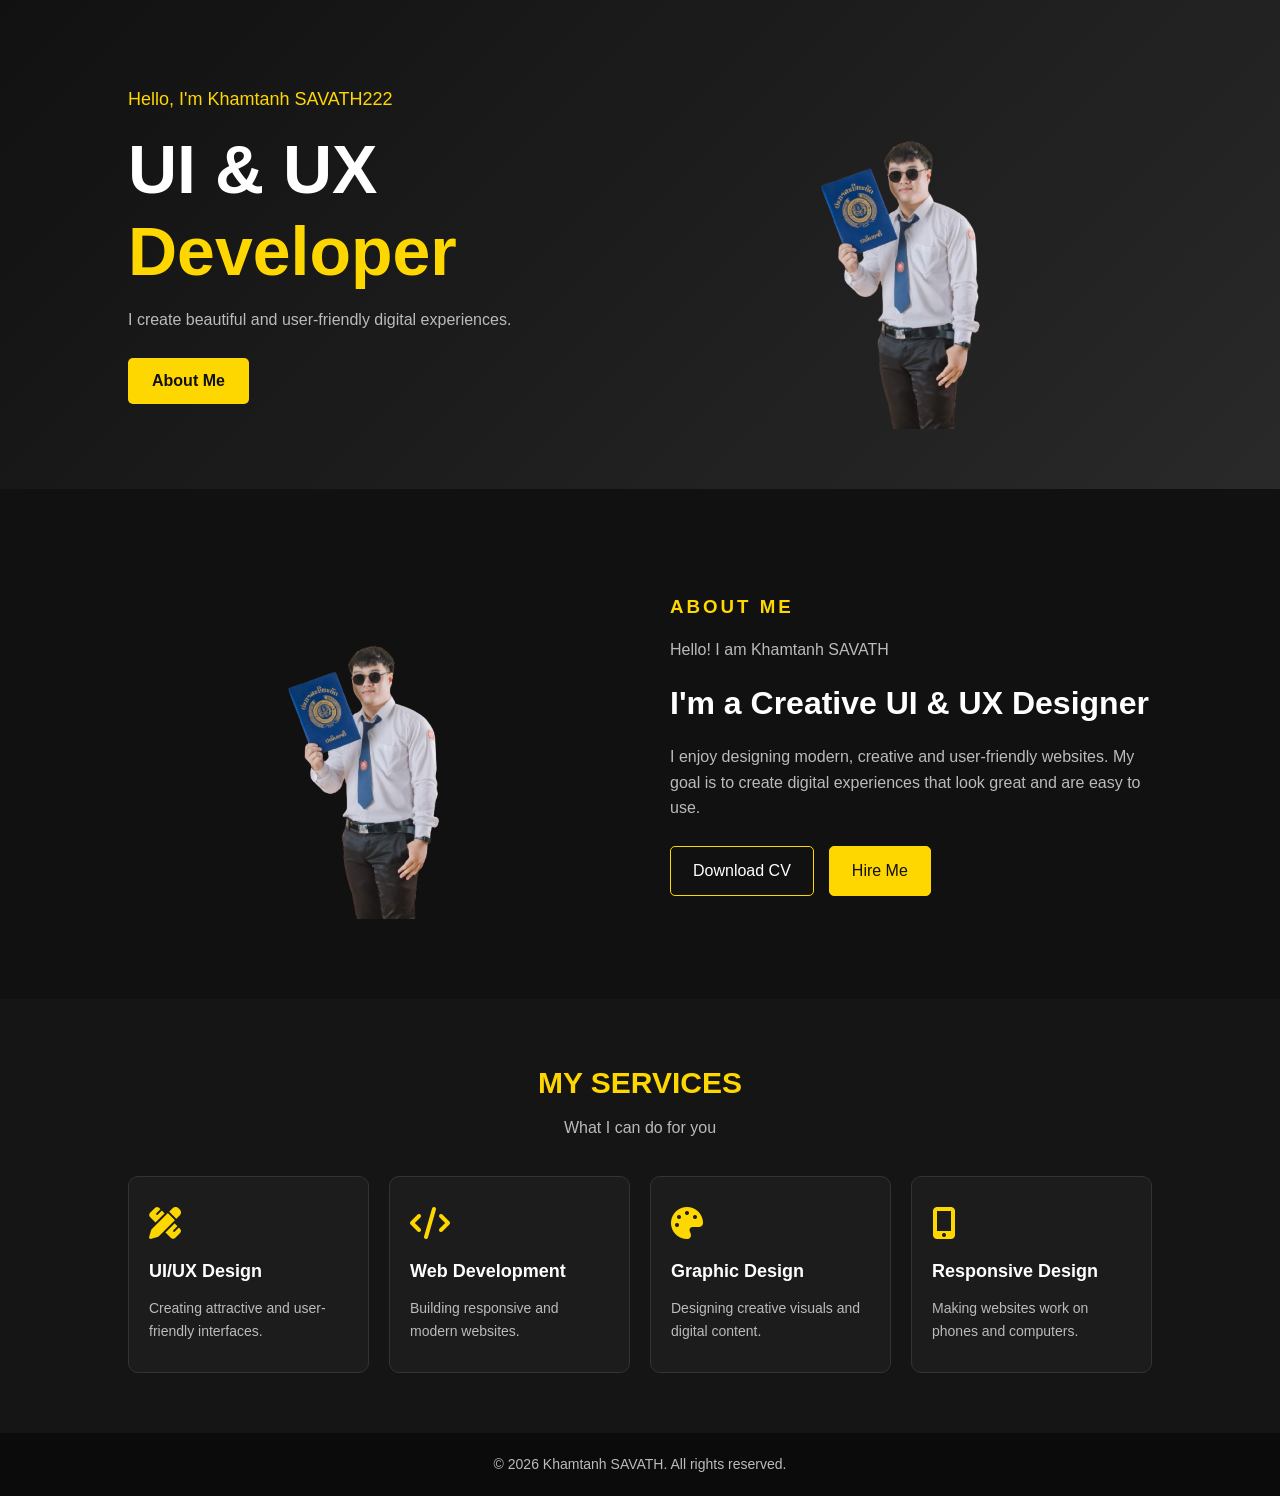
<file: index.html>
<!DOCTYPE html>
<html lang="en">
<head>
    <meta charset="UTF-8">
    <meta name="viewport" content="width=device-width, initial-scale=1.0">
    <title>My Portfolio</title>

    <link rel="stylesheet" href="portfolio.css">
    <link rel="stylesheet"
          href="https://cdnjs.cloudflare.com/ajax/libs/font-awesome/6.7.2/css/all.min.css">
</head>
<body>

    <div class="container">

        <!-- Hero section -->
        <section class="name_container">
            <div class="hero_text">
                <p>Hello, I'm Khamtanh SAVATH222</p>
                <h1>UI & UX <br>
                    <span>Developer</span>
                </h1>
                <p class="hero_description">
                    I create beautiful and user-friendly digital experiences.
                </p>
                <a href="#about" class="hero_btn">About Me</a>
            </div>

            <div class="hero_image">
                <img
                    src="a38051de-a67e-4a4d-b306-5e5a7adc5df0-removebg-preview.png"
                    alt="Portfolio hero image">
            </div>
        </section>

        <!-- About section -->
        <section class="about_container" id="about">

            <div class="about_left">
                <img
                    src="a38051de-a67e-4a4d-b306-5e5a7adc5df0-removebg-preview.png"
                    alt="About me image">
            </div>

            <div class="about_right">
                <h3>ABOUT ME</h3>
                <p>Hello! I am Khamtanh SAVATH</p>
                <h2>I'm a Creative UI & UX Designer</h2>
                <p>
                    I enjoy designing modern, creative and user-friendly
                    websites. My goal is to create digital experiences
                    that look great and are easy to use.
                </p>

                <div class="btn-group">
                    <a href="#" class="btn">Download CV</a>
                    <a href="mailto:your-email@example.com"
                       class="btn btn_primary">Hire Me</a>
                </div>
            </div>

        </section>

        <!-- Services section -->
        <section class="service_container">

            <div class="service_top">
                <h2>MY SERVICES</h2>
                <p>What I can do for you</p>
            </div>

            <div class="service_bot">

                <div class="service-card">
                    <i class="fa-solid fa-pen-ruler"></i>
                    <h3>UI/UX Design</h3>
                    <p>Creating attractive and user-friendly interfaces.</p>
                </div>

                <div class="service-card">
                    <i class="fa-solid fa-code"></i>
                    <h3>Web Development</h3>
                    <p>Building responsive and modern websites.</p>
                </div>

                <div class="service-card">
                    <i class="fa-solid fa-palette"></i>
                    <h3>Graphic Design</h3>
                    <p>Designing creative visuals and digital content.</p>
                </div>

                <div class="service-card">
                    <i class="fa-solid fa-mobile-screen-button"></i>
                    <h3>Responsive Design</h3>
                    <p>Making websites work on phones and computers.</p>
                </div>

            </div>
        </section>

        <footer>
            <p>&copy; 2026 Khamtanh SAVATH. All rights reserved.</p>
        </footer>

    </div>

</body>
</html>
</file>
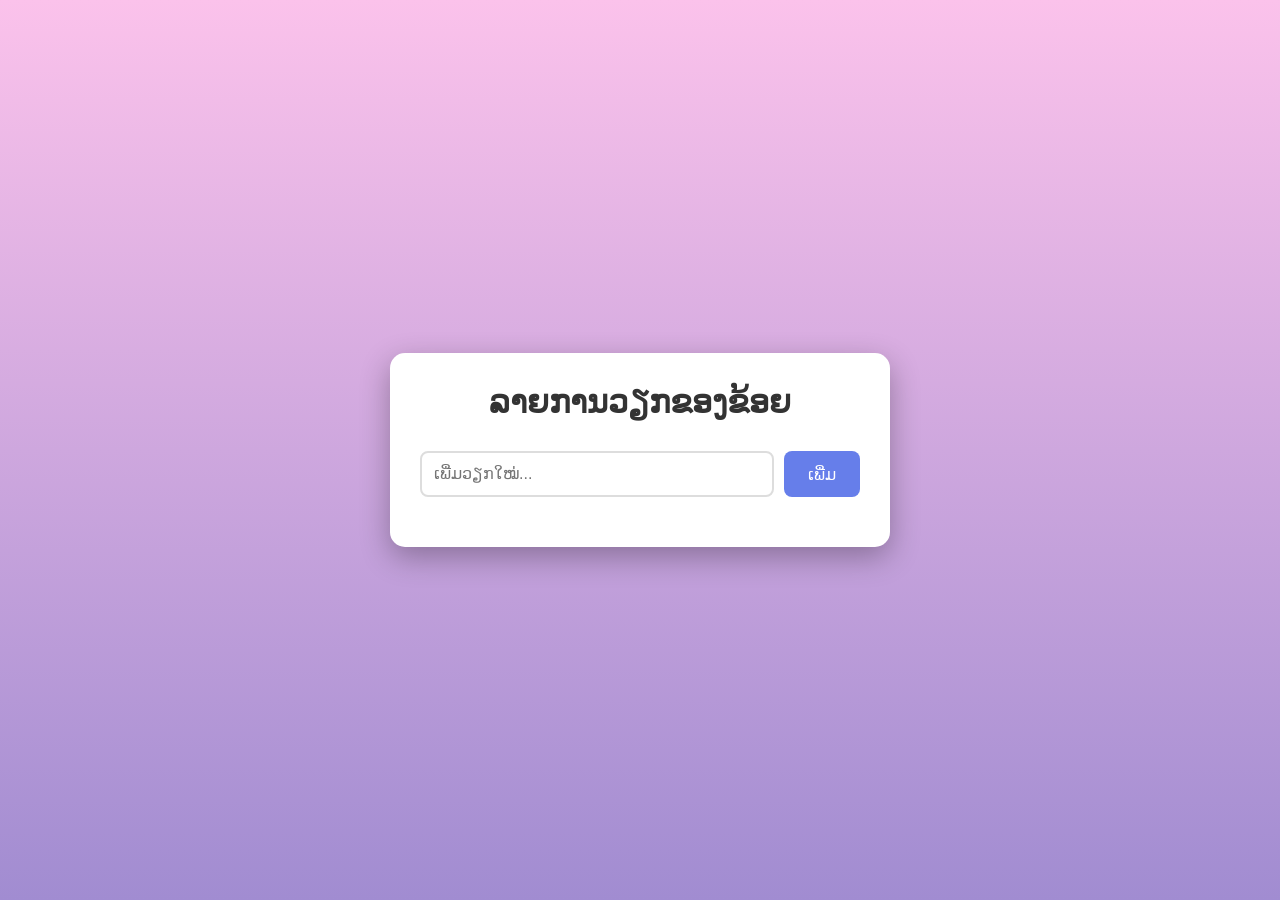
<file: form.html>
<!DOCTYPE html>
<html lang="lo">
<head>
    <meta charset="UTF-8">
    <meta name="viewport" content="width=device-width, initial-scale=1.0">

    <title>ລາຍການວຽກຂອງຂ້ອຍ</title>

    <!-- ເຊື່ອມຕໍ່ CSS -->
    <link rel="stylesheet" href="style.css">
</head>

<body>

    <!-- ກ່ອງຫຼັກ -->
    <div class="container">

        <!-- ຫົວຂໍ້ -->
        <h1>ລາຍການວຽກຂອງຂ້ອຍ</h1>

        <!-- ສ່ວນເພີ່ມວຽກ -->
        <div class="input-container">

            <input
                type="text"
                id="taskInput"
                placeholder="ເພີ່ມວຽກໃໝ່..."
            >

            <button id="addBtn">
                ເພີ່ມ
            </button>

        </div>

        <!-- ສ່ວນສະແດງລາຍການວຽກ -->
        <ul id="taskList"></ul>

    </div>

    <!-- ເຊື່ອມຕໍ່ JavaScript -->
    <script src="javascrip.js"></script>

</body>
</html>
</file>
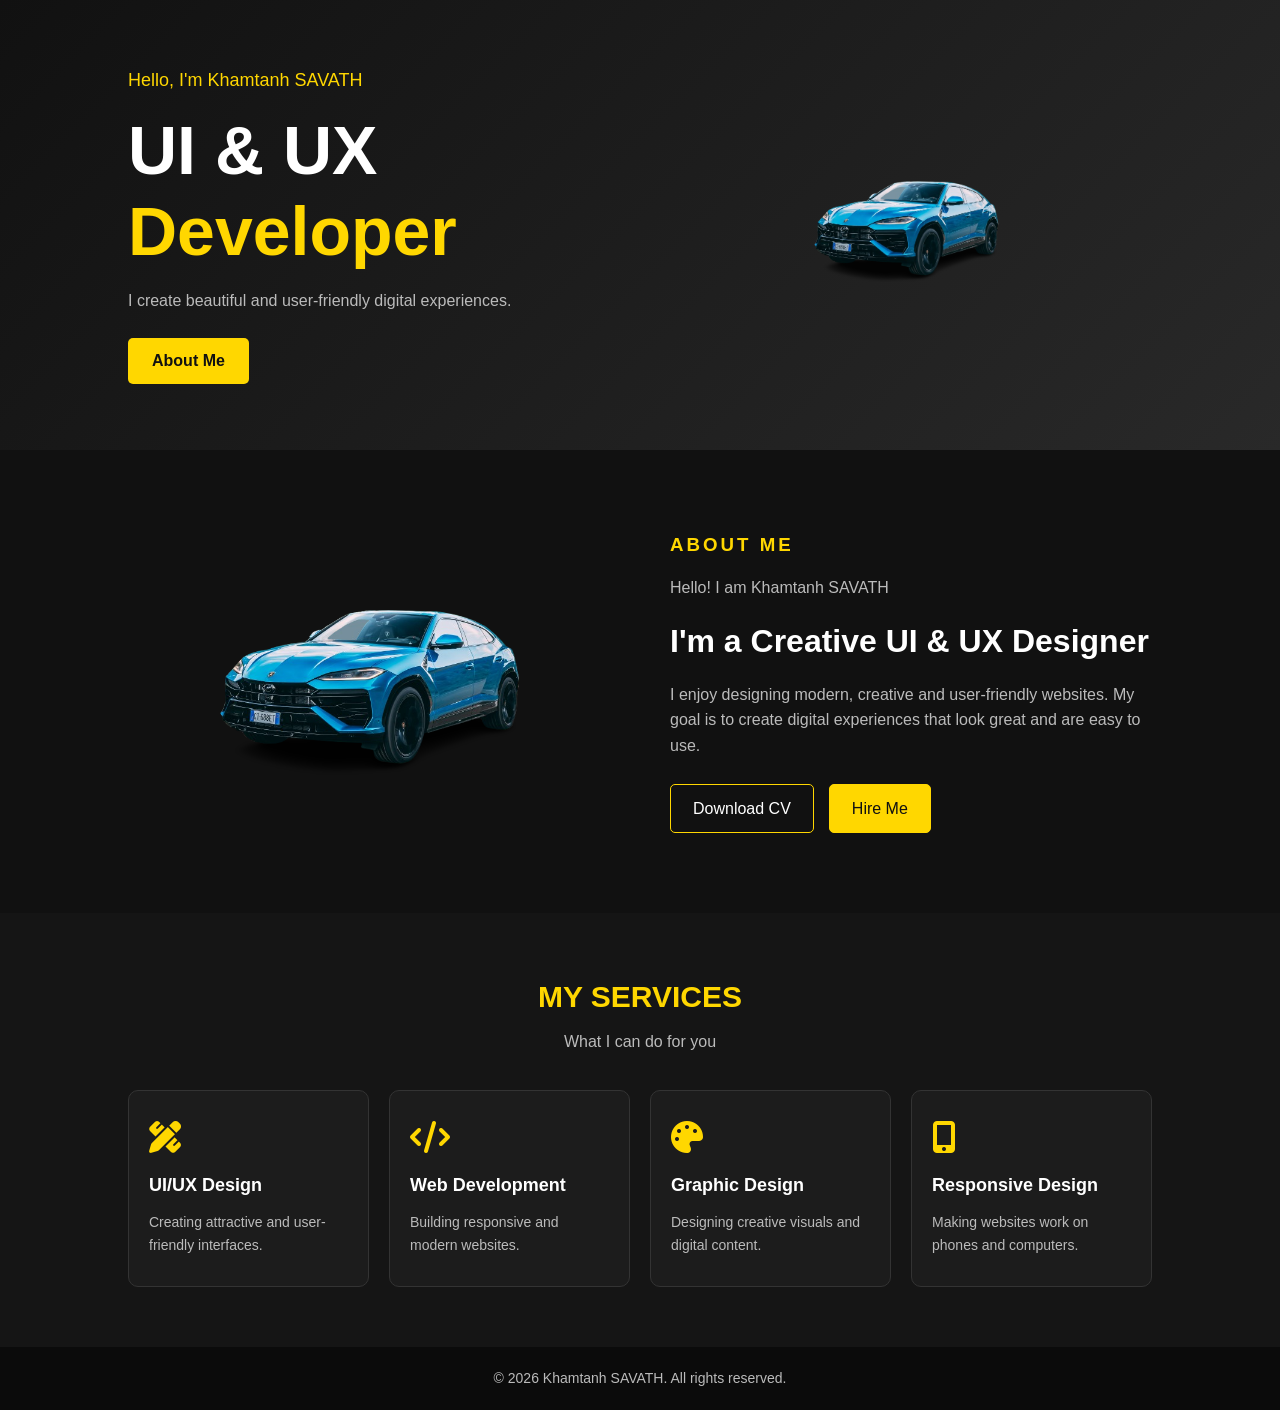
<file: portfolio.html>
<!DOCTYPE html>
<html lang="en">
<head>
    <meta charset="UTF-8">
    <meta name="viewport" content="width=device-width, initial-scale=1.0">
    <title>My Portfolio</title>

    <link rel="stylesheet" href="portfolio.css">
    <link rel="stylesheet"
          href="https://cdnjs.cloudflare.com/ajax/libs/font-awesome/6.7.2/css/all.min.css">
</head>
<body>

    <div class="container">

        <!-- Hero section -->
        <section class="name_container">
            <div class="hero_text">
                <p>Hello, I'm Khamtanh SAVATH</p>
                <h1>UI & UX <br>
                    <span>Developer</span>
                </h1>
                <p class="hero_description">
                    I create beautiful and user-friendly digital experiences.
                </p>
                <a href="#about" class="hero_btn">About Me</a>
            </div>

            <div class="hero_image">
                <img
                    src="1-Lamborghini-Urus-SE-review-2024-removebg-preview.png"
                    alt="Portfolio hero image">
            </div>
        </section>

        <!-- About section -->
        <section class="about_container" id="about">

            <div class="about_left">
                <img
                    src="1-Lamborghini-Urus-SE-review-2024-removebg-preview.png"
                    alt="About me image">
            </div>

            <div class="about_right">
                <h3>ABOUT ME</h3>
                <p>Hello! I am Khamtanh SAVATH</p>
                <h2>I'm a Creative UI & UX Designer</h2>
                <p>
                    I enjoy designing modern, creative and user-friendly
                    websites. My goal is to create digital experiences
                    that look great and are easy to use.
                </p>

                <div class="btn-group">
                    <a href="#" class="btn">Download CV</a>
                    <a href="mailto:your-email@example.com"
                       class="btn btn_primary">Hire Me</a>
                </div>
            </div>

        </section>

        <!-- Services section -->
        <section class="service_container">

            <div class="service_top">
                <h2>MY SERVICES</h2>
                <p>What I can do for you</p>
            </div>

            <div class="service_bot">

                <div class="service-card">
                    <i class="fa-solid fa-pen-ruler"></i>
                    <h3>UI/UX Design</h3>
                    <p>Creating attractive and user-friendly interfaces.</p>
                </div>

                <div class="service-card">
                    <i class="fa-solid fa-code"></i>
                    <h3>Web Development</h3>
                    <p>Building responsive and modern websites.</p>
                </div>

                <div class="service-card">
                    <i class="fa-solid fa-palette"></i>
                    <h3>Graphic Design</h3>
                    <p>Designing creative visuals and digital content.</p>
                </div>

                <div class="service-card">
                    <i class="fa-solid fa-mobile-screen-button"></i>
                    <h3>Responsive Design</h3>
                    <p>Making websites work on phones and computers.</p>
                </div>

            </div>
        </section>

        <footer>
            <p>&copy; 2026 Khamtanh SAVATH. All rights reserved.</p>
        </footer>

    </div>

</body>
</html>
</file>
<file: portfolio.css>
/* General */
* {
    margin: 0;
    padding: 0;
    box-sizing: border-box;
}

html {
    scroll-behavior: smooth;
}

body {
    font-family: Arial, sans-serif;
    background: #111;
    color: #fff;
    line-height: 1.6;
}

.container {
    width: 100%;
    min-height: 100vh;
}

:root {
    --yellow: #ffd700;
    --dark: #111;
    --card: #1c1c1c;
    --gray: #bbb;
}

/* Hero */
.name_container {
    min-height: 450px;
    padding: 60px 10%;
    display: flex;
    align-items: center;
    justify-content: space-between;
    gap: 40px;
    background: linear-gradient(135deg, #111, #292929);
}

.hero_text {
    flex: 1;
}

.hero_text > p:first-child {
    color: var(--yellow);
    font-size: 18px;
}

.name_container h1 {
    font-size: clamp(40px, 6vw, 68px);
    line-height: 1.2;
    margin: 15px 0;
}

.name_container h1 span {
    color: var(--yellow);
}

.hero_description {
    color: var(--gray);
    margin-bottom: 25px;
}

.hero_image {
    flex: 1;
    display: flex;
    justify-content: center;
}

.hero_image img {
    display: block;
    width: 50%;
    max-width: 300px;
    height: auto;
    object-fit: contain;
}

.hero_btn {
    display: inline-block;
    padding: 10px 24px;
    background: var(--yellow);
    color: #111;
    text-decoration: none;
    border-radius: 5px;
    font-weight: bold;
    transition: 0.3s;
}

.hero_btn:hover {
    background: #fff;
    transform: translateY(-2px);
}

/* About */
.about_container {
    width: 100%;
    padding: 80px 10%;
    display: flex;
    align-items: center;
    justify-content: center;
    gap: 60px;
}

.about_left,
.about_right {
    flex: 1;
    min-width: 0;
}

.about_left {
    display: flex;
    justify-content: center;
    align-items: center;
}

.about_left img {
    width: 100%;
    max-width: 400px;
    max-height: 350px;
    object-fit: contain;
    border-radius: 10px;
}

.about_right h3 {
    color: var(--yellow);
    letter-spacing: 3px;
    margin-bottom: 15px;
}

.about_right h2 {
    font-size: clamp(24px, 3vw, 32px);
    margin: 10px 0 15px;
}

.about_right p {
    color: var(--gray);
    margin-bottom: 15px;
}

.btn-group {
    display: flex;
    flex-wrap: wrap;
    gap: 15px;
    margin-top: 25px;
}

.btn {
    display: inline-block;
    padding: 11px 22px;
    border: 1px solid var(--yellow);
    border-radius: 5px;
    color: white;
    background: transparent;
    text-decoration: none;
    transition: 0.3s;
}

.btn:hover,
.btn_primary {
    background: var(--yellow);
    color: #111;
}

.btn_primary:hover {
    background: #fff;
    border-color: #fff;
}

/* Services */
.service_container {
    padding: 60px 10%;
    background: #151515;
}

.service_top {
    text-align: center;
    margin-bottom: 35px;
}

.service_top h2 {
    color: var(--yellow);
    font-size: 30px;
    margin-bottom: 8px;
}

.service_top p {
    color: var(--gray);
}

.service_bot {
    display: grid;
    grid-template-columns: repeat(4, minmax(0, 1fr));
    gap: 20px;
}

.service-card {
    padding: 30px 20px;
    background: var(--card);
    border: 1px solid #333;
    border-radius: 10px;
    transition: 0.3s ease;
}

.service-card:hover {
    transform: translateY(-10px);
    border-color: var(--yellow);
}

.service-card i {
    display: inline-block;
    color: var(--yellow);
    font-size: 32px;
    margin-bottom: 18px;
}

.service-card h3 {
    font-size: 18px;
    margin-bottom: 12px;
}

.service-card p {
    color: var(--gray);
    font-size: 14px;
}

/* Footer */
footer {
    padding: 20px;
    text-align: center;
    color: var(--gray);
    background: #0b0b0b;
    font-size: 14px;
}

/* Tablet */
@media (max-width: 900px) {
    .name_container,
    .about_container {
        padding-left: 6%;
        padding-right: 6%;
    }

    .service_container {
        padding: 50px 6%;
    }

    .service_bot {
        grid-template-columns: repeat(2, minmax(0, 1fr));
    }

    .about_container {
        gap: 30px;
    }
}

/* Mobile */
@media (max-width: 600px) {
    .name_container {
        flex-direction: column;
        text-align: center;
        padding: 50px 20px;
        gap: 25px;
    }

    .hero_image img {
        max-width: 280px;
    }

    .about_container {
        flex-direction: column;
        padding: 50px 25px;
        gap: 30px;
    }

    .about_left,
    .about_right {
        width: 100%;
        flex: auto;
    }

    .about_left img {
        max-height: 260px;
    }

    .about_right {
        text-align: center;
    }

    .btn-group {
        justify-content: center;
    }

    .service_container {
        padding: 45px 20px;
    }

    .service_bot {
        grid-template-columns: 1fr;
        gap: 15px;
    }
}
</file>
<file: style.css>
/* ກຳນົດຄ່າເລີ່ມຕົ້ນ */
* {
    margin: 0;
    padding: 0;
    box-sizing: border-box;
    font-family: 'Noto Sans Lao', Arial, sans-serif;
}

/* ຕົກແຕ່ງພື້ນຫຼັງ */
body {
    background: linear-gradient(to top, #a18cd1 0%, #fbc2eb 100%);
    min-height: 100vh;
    display: flex;
    justify-content: center;
    align-items: center;
    padding: 20px;
}

/* ກ່ອງຫຼັກ */
.container {
    background: white;
    border-radius: 15px;
    padding: 30px;
    width: 100%;
    max-width: 500px;
    box-shadow: 0 10px 30px rgba(0, 0, 0, 0.3);
}

/* ຫົວຂໍ້ */
h1 {
    color: #333;
    text-align: center;
    margin-bottom: 30px;
}

/* ສ່ວນ Input */
.input-container {
    display: flex;
    gap: 10px;
    margin-bottom: 20px;
}

/* ຊ່ອງປ້ອນຂໍ້ຄວາມ */
#taskInput {
    flex: 1;
    padding: 12px;
    border: 2px solid #ddd;
    border-radius: 8px;
    font-size: 16px;
    min-width: 0;
}

#taskInput:focus {
    outline: none;
    border-color: #667eea;
}

/* ປຸ່ມ Add */
#addBtn {
    padding: 12px 24px;
    background: #667eea;
    color: white;
    border: none;
    border-radius: 8px;
    cursor: pointer;
    font-size: 16px;
}

#addBtn:hover {
    background: #5568d3;
}

/* ລາຍການ Task */
#taskList {
    list-style: none;
}

.task-item {
    background: #f8f9fa;
    padding: 12px;
    margin-bottom: 10px;
    border-radius: 8px;
    display: flex;
    justify-content: space-between;
    align-items: center;
    gap: 10px;
}

/* ຂໍ້ຄວາມ Task */
.task-text {
    flex: 1;
    overflow-wrap: anywhere;
}

/* ກຸ່ມປຸ່ມ */
.task-actions {
    display: flex;
    gap: 6px;
    flex-shrink: 0;
}

/* ປຸ່ມ Edit */
.edit-btn {
    background: #f39c12;
    color: white;
    border: none;
    padding: 8px 12px;
    border-radius: 5px;
    cursor: pointer;
}

.edit-btn:hover {
    background: #d68910;
}

/* ປຸ່ມ Delete */
.delete-btn {
    background: #e74c3c;
    color: white;
    border: none;
    padding: 8px 12px;
    border-radius: 5px;
    cursor: pointer;
}

.delete-btn:hover {
    background: #c0392b;
}

/* ວຽກທີ່ສຳເລັດ */
.task-item.completed .task-text {
    opacity: 0.6;
    text-decoration: line-through;
}
</file>
